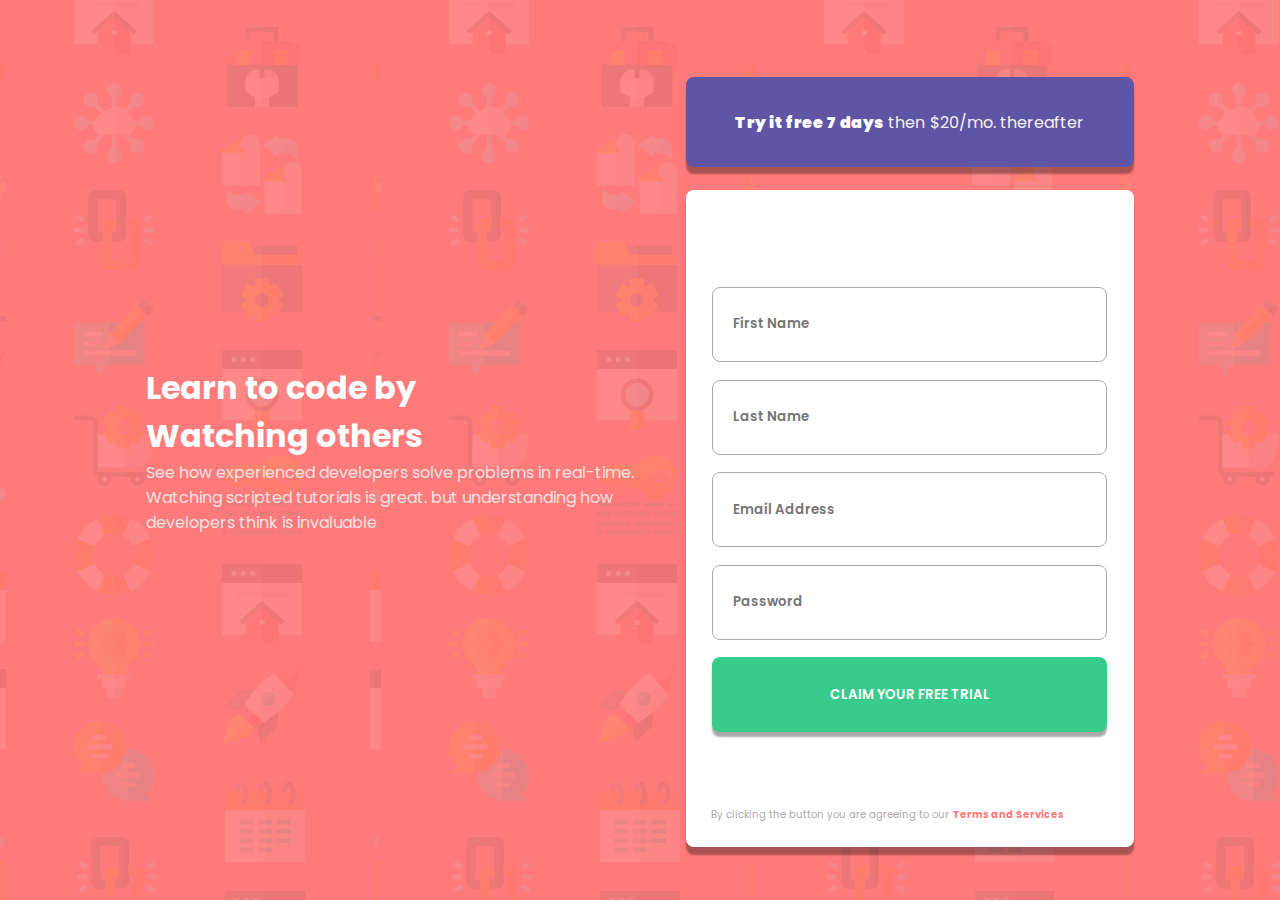
<file: index.html>
<!DOCTYPE html>
<html lang="en">
<head>
    <meta charset="UTF-8">
    <meta http-equiv="X-UA-Compatible" content="IE=edge">
    <meta name="viewport" content="width=device-width, initial-scale=1.0">
    <title>Register</title>
    <link rel="stylesheet" href="style.css">
</head>
<body>
    <main>
        <div id="cont">
            <div id="texts-cont">
                <h1>Learn to code by</h1>
                <h1>watching others</h1>
                <p id="text">
                    <center>
                        <span class="text">See how experienced developers solve</span>
                        <span class="text">problems in real-time. Watching</span>
                        <span class="text">scripted tutorials is great, but</span>
                        <span class="text">understanding how developers think is</span>
                        <span class="text">invaluable</span>
                    </center>
                </p>
            </div>
            <div id="sec-cont">
                <div id="free-trial">
                    <span><b id="bold">Try it free 7 days</b> <span class="try">then</span></span>
                    <span class="try">$20/mo. thereafter</span>
                </div>
                <div id="reg-cont">
                    <form action="">
                        <input class="input" type="text" placeholder="First Name" required maxlength="15">
                        <input class="input" type="text" placeholder="Last Name" required maxlength="15">
                        <input id="email" class="input" type="email" placeholder="Email Address" required maxlength="20">
                        <input class="input" type="password" placeholder="Password" required>
                        <button id="s-bt" class="input" type="submit">CLAIM YOUR FREE TRIAL</button>
                    </form>
                    <p id="terms" class="fade">
                        <span>By clicking the button you are agreeing to</span>
                        <span>our <span id="red">Terms and Services</span></span>
                    </p>
                </div>
            </div>
        </div>
        <div id="cont-1">
            <div id="max-text">
                <h1>Learn to code by</h1>
                <h1>Watching others</h1>
                <p id="max-p">
                    <span>See how experienced developers solve problems in real-time.</span>
                    <span>Watching scripted tutorials is great. but understanding how</span>
                    <span>developers think is invaluable</span>
                </p>
            </div>
            <div id="max-cont">
                <div id="max-free-trial">
                    <span><b id="max-bold">Try it free 7 days</b> <span class="max-try">then </span></span>
                    <span id="max-try" class="max-try">$20/mo. thereafter</span>
                </div>
                <div id="max-reg-cont">
                    <form action="">
                        <input class="max-input" type="text" placeholder="First Name" required maxlength="15" data-error="First Name can not be empty">
                        <input class="max-input" type="text" placeholder="Last Name" required maxlength="15">
                        <input id="email" class="max-input" type="email" placeholder="Email Address" required maxlength="20">
                        <input class="max-input" type="password" placeholder="Password" required>
                        <button id="bt" type="submit">CLAIM YOUR FREE TRIAL</button>
                    </form>
                    <p class="max-fade">
                        <span>By clicking the button you are agreeing to our </span>
                        <span id="max-red">Terms and Services</span>
                    </p>
                </div>
            </div>
        </div>
    </main>
</body>
</html>
</file>
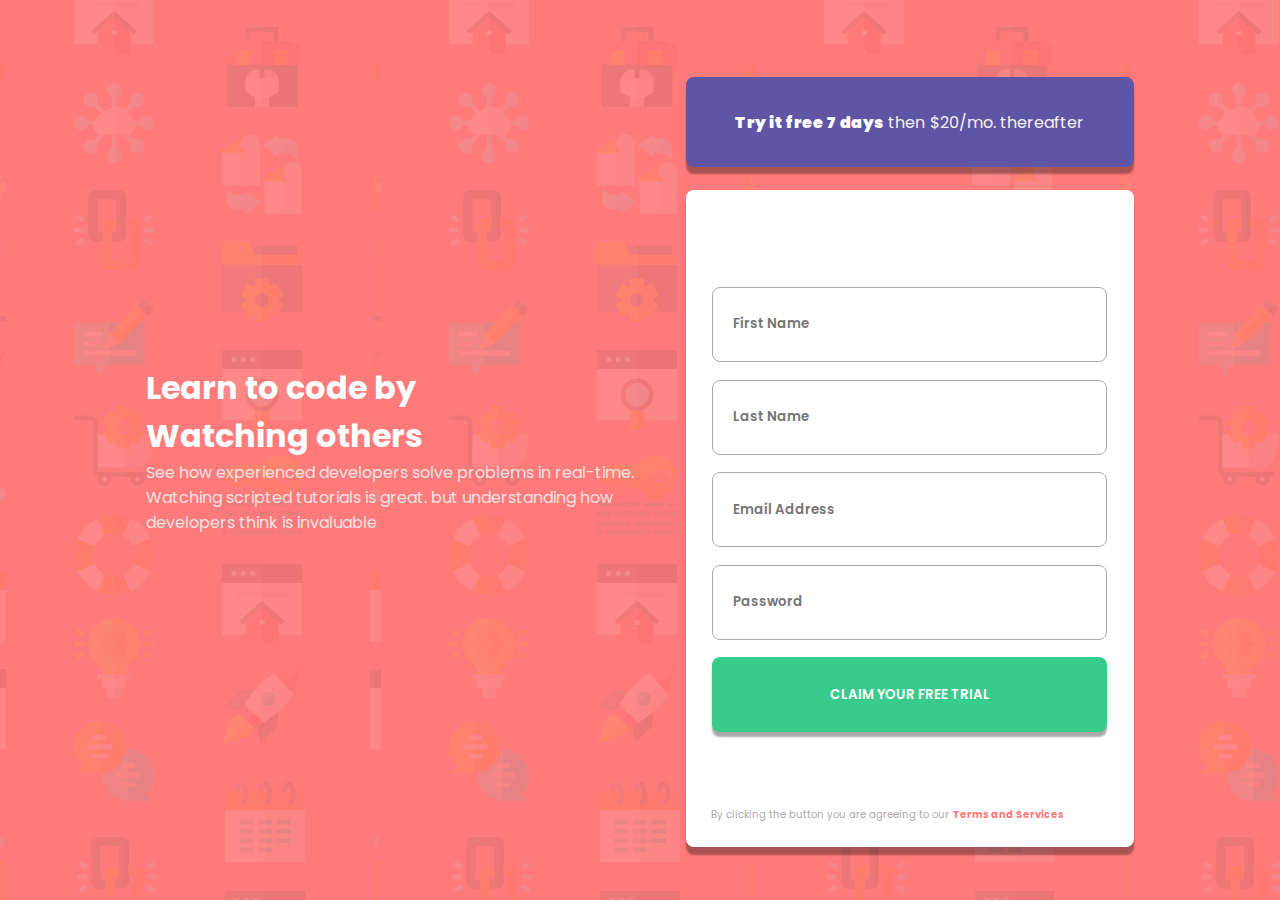
<file: register.html>
<!DOCTYPE html>
<html lang="en">
<head>
    <meta charset="UTF-8">
    <meta http-equiv="X-UA-Compatible" content="IE=edge">
    <meta name="viewport" content="width=device-width, initial-scale=1.0">
    <title>Register</title>
    <link rel="stylesheet" href="style.css">
</head>
<body>
    <main>
        <div id="cont">
            <div id="texts-cont">
                <h1>Learn to code by</h1>
                <h1>watching others</h1>
                <p id="text">
                    <center>
                        <span class="text">See how experienced developers solve</span>
                        <span class="text">problems in real-time. Watching</span>
                        <span class="text">scripted tutorials is great, but</span>
                        <span class="text">understanding how developers think is</span>
                        <span class="text">invaluable</span>
                    </center>
                </p>
            </div>
            <div id="sec-cont">
                <div id="free-trial">
                    <span><b id="bold">Try it free 7 days</b> <span class="try">then</span></span>
                    <span class="try">$20/mo. thereafter</span>
                </div>
                <div id="reg-cont">
                    <form action="">
                        <input class="input" type="text" placeholder="First Name" required maxlength="15">
                        <input class="input" type="text" placeholder="Last Name" required maxlength="15">
                        <input id="email" class="input" type="email" placeholder="Email Address" required maxlength="20">
                        <input class="input" type="password" placeholder="Password" required>
                        <button id="s-bt" class="input" type="submit">CLAIM YOUR FREE TRIAL</button>
                    </form>
                    <p id="terms" class="fade">
                        <span>By clicking the button you are agreeing to</span>
                        <span>our <span id="red">Terms and Services</span></span>
                    </p>
                </div>
            </div>
        </div>
        <div id="cont-1">
            <div id="max-text">
                <h1>Learn to code by</h1>
                <h1>Watching others</h1>
                <p id="max-p">
                    <span>See how experienced developers solve problems in real-time.</span>
                    <span>Watching scripted tutorials is great. but understanding how</span>
                    <span>developers think is invaluable</span>
                </p>
            </div>
            <div id="max-cont">
                <div id="max-free-trial">
                    <span><b id="max-bold">Try it free 7 days</b> <span class="max-try">then </span></span>
                    <span id="max-try" class="max-try">$20/mo. thereafter</span>
                </div>
                <div id="max-reg-cont">
                    <form action="">
                        <input class="max-input" type="text" placeholder="First Name" required maxlength="15" data-error="First Name can not be empty">
                        <input class="max-input" type="text" placeholder="Last Name" required maxlength="15">
                        <input id="email" class="max-input" type="email" placeholder="Email Address" required maxlength="20">
                        <input class="max-input" type="password" placeholder="Password" required>
                        <button id="bt" type="submit">CLAIM YOUR FREE TRIAL</button>
                    </form>
                    <p class="max-fade">
                        <span>By clicking the button you are agreeing to our </span>
                        <span id="max-red">Terms and Services</span>
                    </p>
                </div>
            </div>
        </div>
    </main>
</body>
</html>
</file>
<file: style.css>
@import url('https://fonts.googleapis.com/css2?family=Poppins&display=swap');
@import url('https://fonts.googleapis.com/css2?family=Poppins:wght@500&display=swap');
@import url('https://fonts.googleapis.com/css2?family=Poppins:wght@600&display=swap');
@import url('https://fonts.googleapis.com/css2?family=Poppins:wght@700&display=swap');

* {
    margin: 0;
    padding: 0;
    box-sizing: border-box;
}

body {
    background-image: url('images/bg-intro-mobile.png');
    background-color: hsl(0, 100%, 74%);
    font-size: 16px;
    font-family: 'Poppins';
} 

#cont-1 {
    display: none;
}

#cont {
    padding-top: 20%;
    padding-bottom: 15%;
}

h1 {
    font-weight: 700;
}

h1, #bold {
    color: white;
}

.text {
    margin: 2% 0;
    color: rgb(236, 227, 227);
}

.try {
    color: rgb(244, 241, 241);
}

#free-trial {
    width: 80vw;
    height: 10vh;
    background-color: hsl(248, 32%, 49%);
    border-radius: .3rem;
    padding: 10% 0;
    font-size: small;
    margin-bottom: 5%;
    box-shadow: 0px 6px 2px 0 #00000055;
}

#reg-cont {
    background-color: white;
    width: 80vw;
    border-radius: .5rem;
    padding: 7%;
    box-shadow: 0px 8px 2px 0 #00000055;
}

.input {
    width: 70vw;
    height: 10vh;
    margin: 3% 0;
    border: 1px rgb(174, 168, 168) solid ;
    border-radius: .3rem;
    text-indent: 5%;
    font-family: 'Poppins';
    font-weight: 600;
}

#text-cont, #text, #sec-cont, #cont, #reg-cont, #free-trial, #terms, .text {
    display: flex;
    flex-flow: column;
    justify-content: center;
    align-items: center;
}

#text-cont, #text {
    margin-top: 10%;
}

#sec-cont {
    margin-top: 15%;
}

#terms {
    font-size: x-small;
}

#red {
    color: hsl(0, 100%, 74%);
    font-weight: 700;
}

#s-bt {
    background-color: hsl(154, 59%, 51%);
    border: 0;
    cursor: pointer;
    color: white;
    font-family: 'Poppins';
    font-weight: 600;
    box-shadow: 0px 5px 2px 0 #00000055;
}

#s-bt:active {
    background-color: rgb(116, 245, 202);
    box-shadow: 0px 5px 2px 0 #00000055;
}

.fade {
    color: rgb(174, 168, 168);
}

input:focus:invalid {
    border-width: 2px;
    border-style: solid;
    border-color: hsl(0, 100%, 74%);
    background: url('images/icon-error.svg') no-repeat 95% 50%;
}

@media only screen and (min-width: 1000px) {

    #cont, .input {
        display: none;
    }

    #cont-1 {
        display: flex;
        justify-content: center;
        align-items: center;
        width: 80%;
    }

    body {
        height: 100vh;
    }

    main {
        display: flex;
        height: 100%;
        width: 100%;
        justify-content: center;
        align-items: center;
    }


    #max-p {
        display: flex;
        flex-flow: column;
        color: rgb(236, 227, 227);
    }

    #max-cont {
        margin-left: 5%;
    }

    #max-free-trial {
        display: flex;
        justify-content: center;
        align-items: center;
        background-color: hsl(248, 32%, 49%);
        height: 10vh;
        margin-bottom: 5%;
        border-radius: .5rem;
        color: white;
        font-family: 'Poppins';
        font-weight: 600;
        box-shadow: 0px 7px 2px 0 #00000055;
    }

    .max-try {
        color: rgb(244, 241, 241);
        font-weight: 400;
    }

    #max-try {
        margin-left: 1%;
    }

    form {
        display: flex;
        flex-flow: column;
        justify-content: center;
        align-items: center;
        background-color: white;
        height: 73vh;
        border-radius: .5rem;
        padding: 7% 1%;
        width: 35vw;
        box-shadow: 0px 8px 2px 0 #00000055;
    }

    .max-input, #bt {
        display: block;
        width: 90%;
        height: 75px;
        margin-bottom: 4%;
        border: 0.5px rgb(174, 168, 168) solid ;
        border-radius: .5rem;
        font-family: 'Poppins';
        font-weight: 600;
    }

    #bt {
        background-color: hsl(154, 59%, 51%);
        cursor: pointer;
        color: white;
        font-family: 'Poppins';
        font-weight: 600;
        box-shadow: 0px 5px 2px 0 #00000055;
        border: 0;
        color: white;
        box-shadow: 0px 5px 2px 0 #00000055;
    }

    #bt:active {
        background-color: rgb(116, 245, 202);
        box-shadow: 0px 5px 2px 0 #00000055;
    }

    .max-input {
        text-indent: 5%;
    }

    .max-input[data-error] .max-input {
        border: 1px hsl(0, 100%, 74%) solid;
    }

    .max-fade {
        display: flex;
        align-items: center;
        justify-content: center;
        width: 90%;
        font-size: x-small;
        margin-top: -9%;
        color: rgb(174, 168, 168);
    }

    #max-red {
        color: hsl(0, 100%, 74%);
        margin-left: 1%;
        font-weight: 700;
    }

}
</file>
